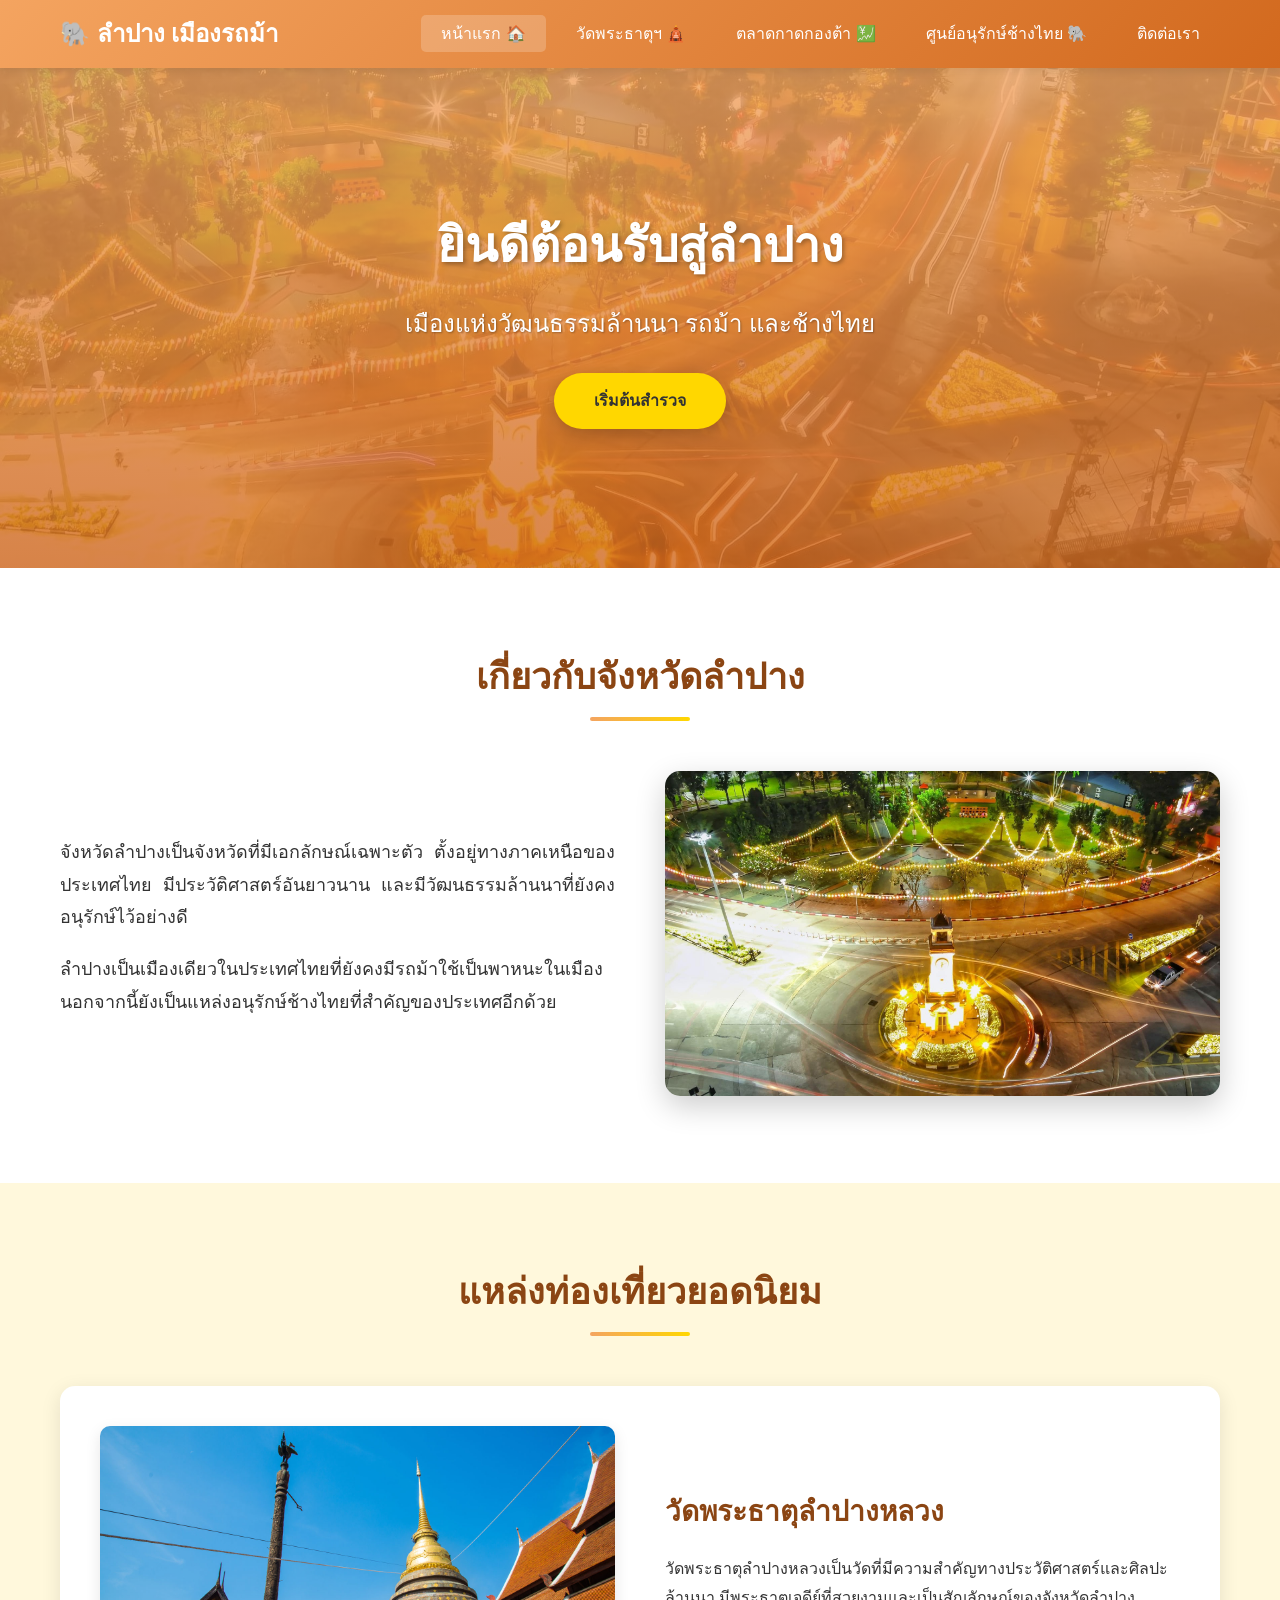
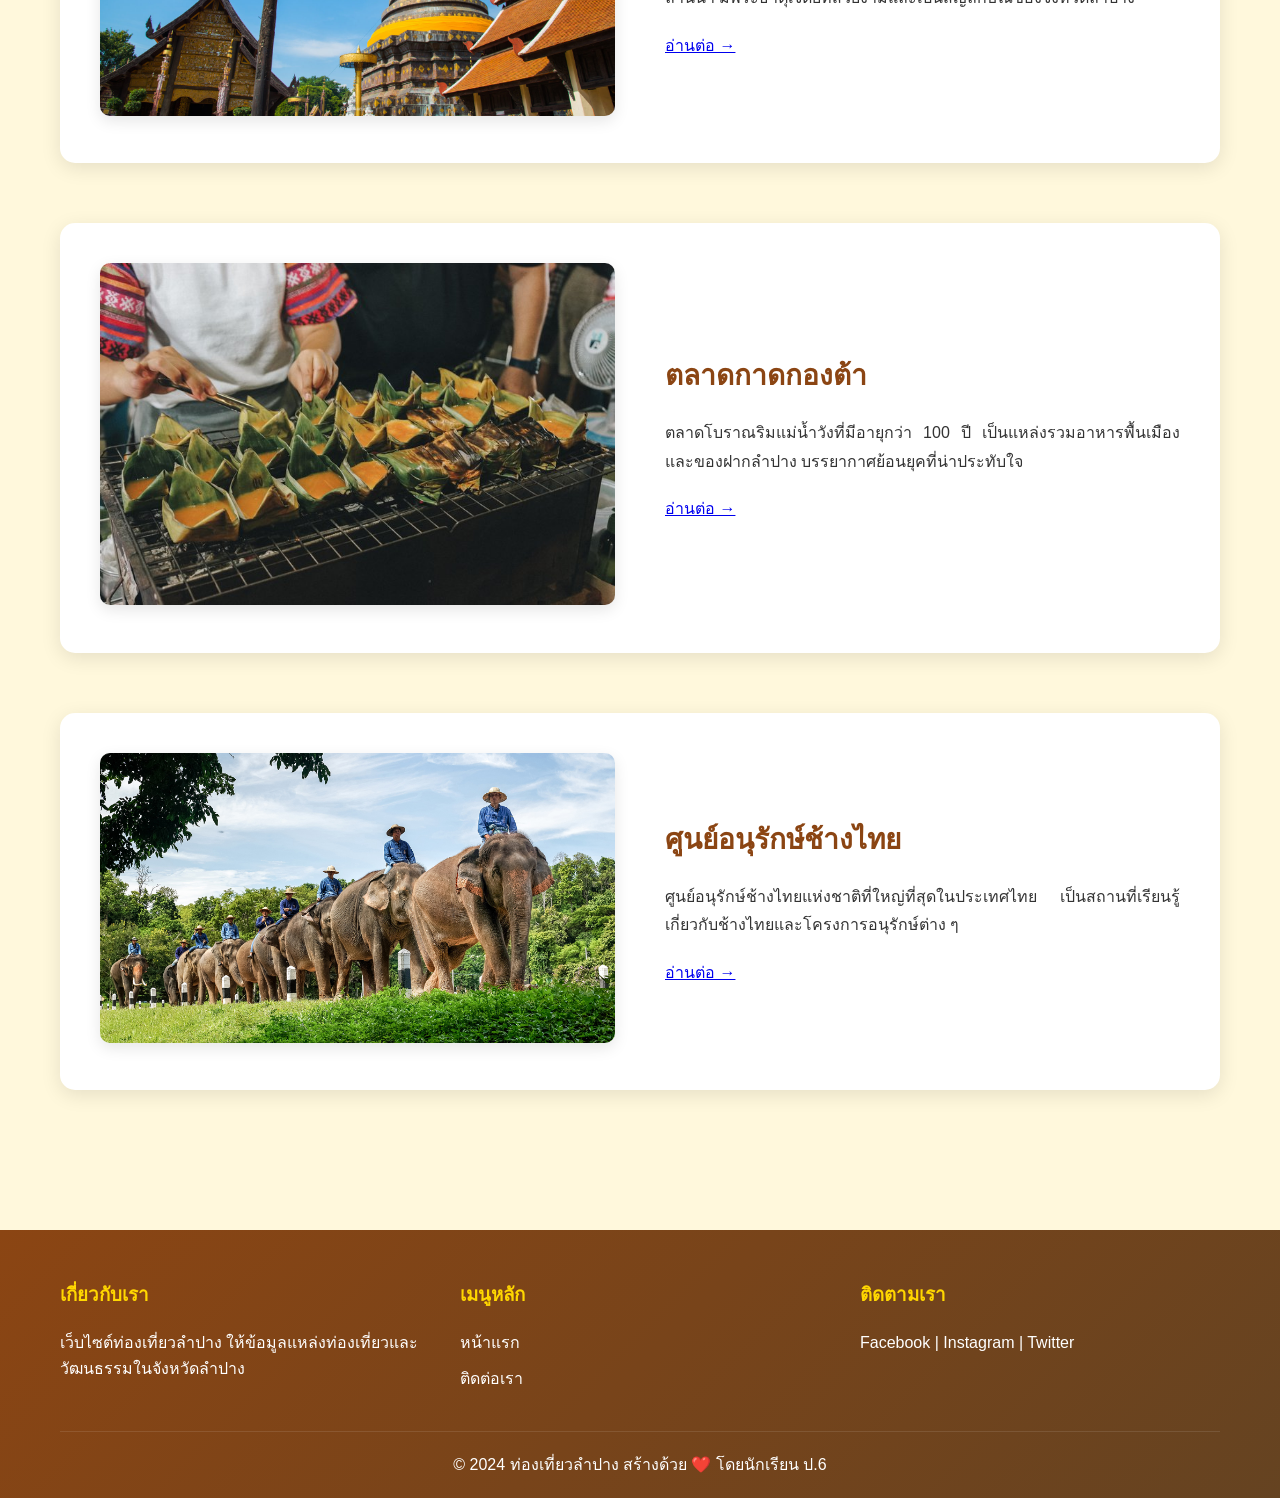
<file: index.html>
<!DOCTYPE html>
<html lang="th">
<head>
<meta charset="UTF-8">
<meta name="viewport" content="width=device-width, initial-scale=1.0">
<title>ท่องเที่ยวลำปาง - เมืองรถม้า</title>
<link rel="stylesheet" href="styles.css">
</head>

<body>

<!-- Header และ Navigation -->
<header>
  <div class="container">
    <div class="logo">
      <h1>🐘 ลำปาง เมืองรถม้า</h1>
    </div>
    <nav>
      <ul>
        <li><a href="index.html" class="active">หน้าแรก 🏠</a></li>
        <li><a href="wat-phra-that.html">วัดพระธาตุฯ 🛕</a></li>
        <li><a href="kad-kong-ta.html">ตลาดกาดกองต้า 💹</a></li>
        <li><a href="elephant-center.html">ศูนย์อนุรักษ์ช้างไทย 🐘</a></li>
        <li><a href="contact.html">ติดต่อเรา</a></li>
      </ul>
    </nav>
  </div>
</header>

<!-- Hero Section -->
<section class="hero">
  <div class="hero-content">
    <h2>ยินดีต้อนรับสู่ลำปาง</h2>
    <p>เมืองแห่งวัฒนธรรมล้านนา รถม้า และช้างไทย</p>
    <a href="#attractions" class="btn">เริ่มต้นสำรวจ</a>
  </div>
</section>

<!-- เกี่ยวกับลำปาง -->
<section class="about" id="attractions">
  <div class="container">
    <h2 class="section-title">เกี่ยวกับจังหวัดลำปาง</h2>
    <div class="content-wrapper">
      <div class="content-text">
        <p>
          จังหวัดลำปางเป็นจังหวัดที่มีเอกลักษณ์เฉพาะตัว ตั้งอยู่ทางภาคเหนือของประเทศไทย 
          มีประวัติศาสตร์อันยาวนาน และมีวัฒนธรรมล้านนาที่ยังคงอนุรักษ์ไว้อย่างดี
        </p>
        <p>
          ลำปางเป็นเมืองเดียวในประเทศไทยที่ยังคงมีรถม้าใช้เป็นพาหนะในเมือง 
          นอกจากนี้ยังเป็นแหล่งอนุรักษ์ช้างไทยที่สำคัญของประเทศอีกด้วย
        </p>
      </div>
      <div class="content-image">
        <img src="images/lampang1.jpg" alt="จังหวัดลำปาง">
      </div>
    </div>
  </div>
</section>

<!-- แหล่งท่องเที่ยวยอดนิยม -->
<section class="attractions">
  <div class="container">
    <h2 class="section-title">แหล่งท่องเที่ยวยอดนิยม</h2>

    <!-- สถานที่ 1 -->
    <div class="attraction-item">
      <div class="attraction-image">
        <img src="images/Watphrathatlampangluang.jpg" alt="วัดพระธาตุลำปางหลวง">
      </div>
      <div class="attraction-content">
        <h3>วัดพระธาตุลำปางหลวง</h3>
        <p>
          วัดพระธาตุลำปางหลวงเป็นวัดที่มีความสำคัญทางประวัติศาสตร์และศิลปะล้านนา 
          มีพระธาตุเจดีย์ที่สวยงามและเป็นสัญลักษณ์ของจังหวัดลำปาง
        </p>
        <a href="wat-phra-that.html" class="btn-link">อ่านต่อ →</a>
      </div>
    </div>

    <!-- สถานที่ 2 -->
    <div class="attraction-item reverse">
      <div class="attraction-content">
        <h3>ตลาดกาดกองต้า</h3>
        <p>
          ตลาดโบราณริมแม่น้ำวังที่มีอายุกว่า 100 ปี 
          เป็นแหล่งรวมอาหารพื้นเมืองและของฝากลำปาง 
          บรรยากาศย้อนยุคที่น่าประทับใจ
        </p>
        <a href="kad-kong-ta.html" class="btn-link">อ่านต่อ →</a>
      </div>
      <div class="attraction-image">
        <img src="images/kongtamarket7.jpg" alt="ตลาดกาดกองต้า">
      </div>
    </div>

    <!-- สถานที่ 3 -->
    <div class="attraction-item">
      <div class="attraction-image">
        <img src="images/changthai1.jpg" alt="ศูนย์อนุรักษ์ช้างไทย">
      </div>
      <div class="attraction-content">
        <h3>ศูนย์อนุรักษ์ช้างไทย</h3>
        <p>
          ศูนย์อนุรักษ์ช้างไทยแห่งชาติที่ใหญ่ที่สุดในประเทศไทย 
          เป็นสถานที่เรียนรู้เกี่ยวกับช้างไทยและโครงการอนุรักษ์ต่าง ๆ
        </p>
        <a href="elephant-center.html" class="btn-link">อ่านต่อ →</a>
      </div>
    </div>

  </div>
</section>

<!-- Footer -->
<footer>
  <div class="container">
    <div class="footer-content">
      <div class="footer-section">
        <h3>เกี่ยวกับเรา</h3>
        <p>
          เว็บไซต์ท่องเที่ยวลำปาง ให้ข้อมูลแหล่งท่องเที่ยวและวัฒนธรรมในจังหวัดลำปาง
        </p>
      </div>

      <div class="footer-section">
        <h3>เมนูหลัก</h3>
        <ul>
          <li><a href="index.html">หน้าแรก</a></li>
          <li><a href="contact.html">ติดต่อเรา</a></li>
        </ul>
      </div>

      <div class="footer-section">
        <h3>ติดตามเรา</h3>
        <p>Facebook | Instagram | Twitter</p>
      </div>
    </div>

    <div class="footer-bottom">
      <p>&copy; 2024 ท่องเที่ยวลำปาง สร้างด้วย ❤️ โดยนักเรียน ป.6</p>
    </div>
  </div>
</footer>

</body>
</html>
</file>
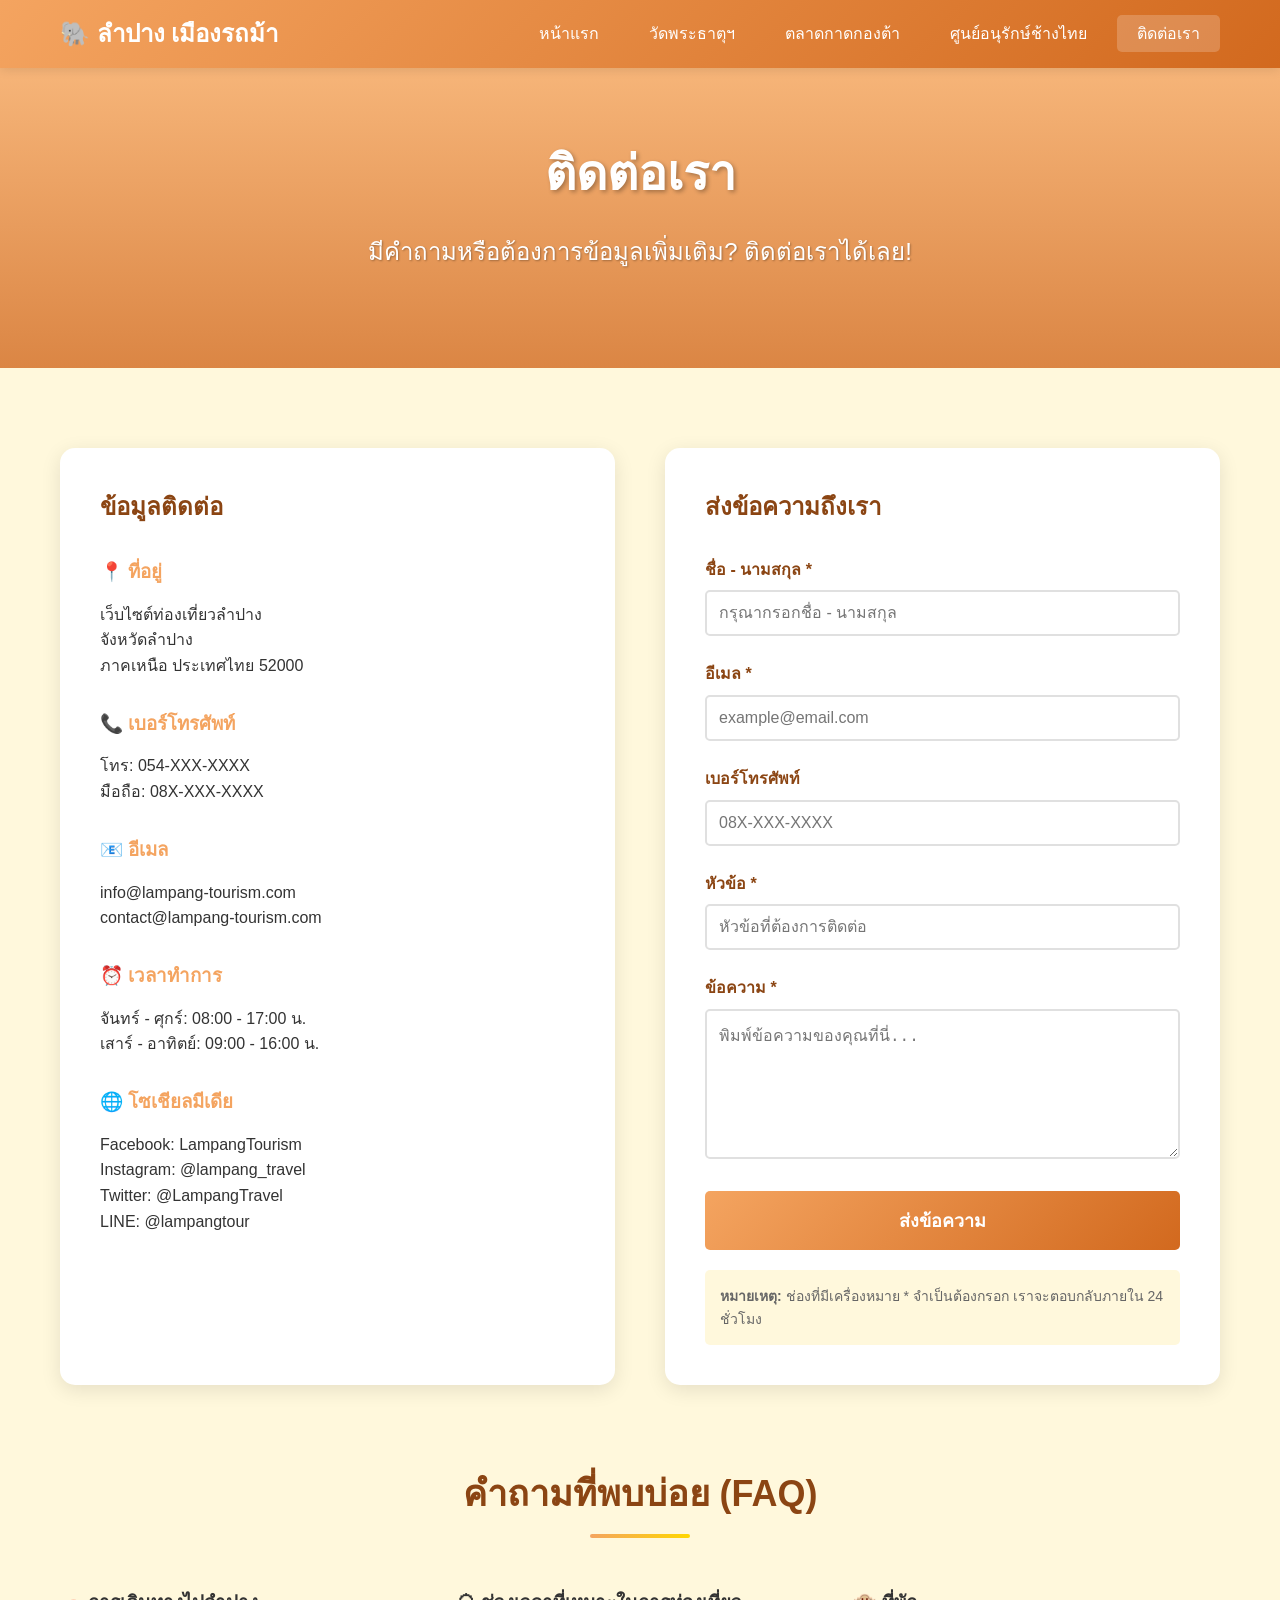
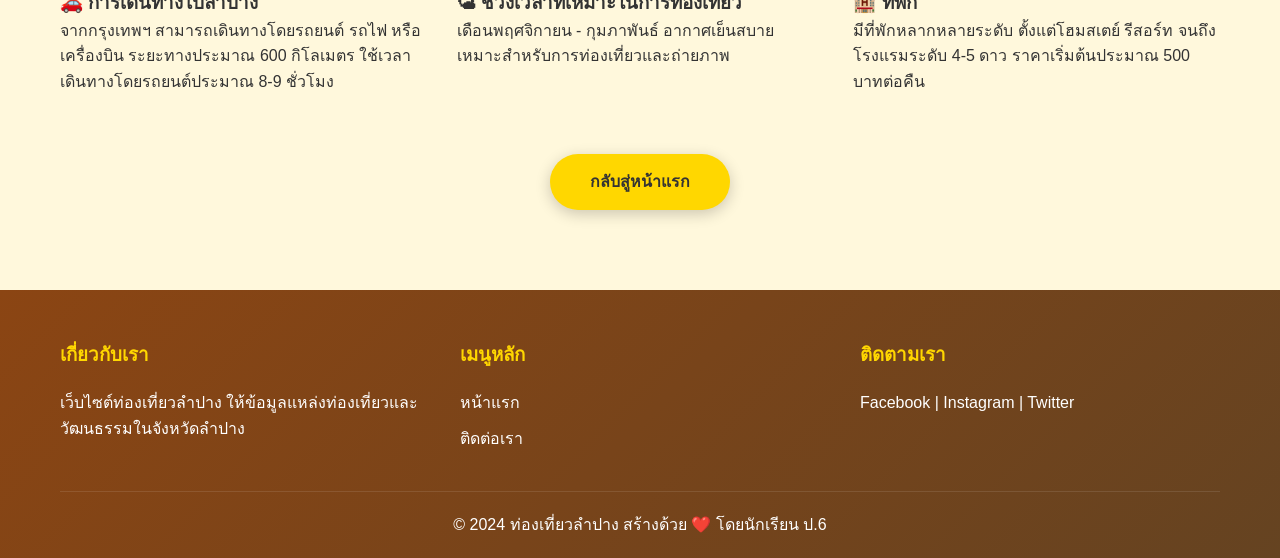
<file: contact.html>
<!DOCTYPE html>
<html lang="th">
<head>
<meta charset="UTF-8">
<meta name="viewport" content="width=device-width, initial-scale=1.0">
<title>ติดต่อเรา - ท่องเที่ยวลำปาง</title>
<link rel="stylesheet" href="styles.css">
</head>

<body>

<!-- Header และ Navigation -->
<header>
  <div class="container">
    <div class="logo">
      <h1>🐘 ลำปาง เมืองรถม้า</h1>
    </div>
    <nav>
      <ul>
        <li><a href="index.html">หน้าแรก</a></li>
        <li><a href="wat-phra-that.html">วัดพระธาตุฯ</a></li>
        <li><a href="kad-kong-ta.html">ตลาดกาดกองต้า</a></li>
        <li><a href="elephant-center.html">ศูนย์อนุรักษ์ช้างไทย</a></li>
        <li><a href="contact.html" class="active">ติดต่อเรา</a></li>
      </ul>
    </nav>
  </div>
</header>

<!-- Hero Section -->
<section class="hero" style="height: 300px; background-image: linear-gradient(rgba(244,164,96,0.8), rgba(210,105,30,0.8)), url('https://images.unsplash.com/photo-1423666639041-f56000c27a9a?w=1600&h=400&fit=crop');">
  <div class="hero-content">
    <h2>ติดต่อเรา</h2>
    <p>มีคำถามหรือต้องการข้อมูลเพิ่มเติม? ติดต่อเราได้เลย!</p>
  </div>
</section>

<!-- Contact Section -->
<section class="contact-section">
  <div class="container">
    <div class="contact-container">

      <!-- ข้อมูลติดต่อ -->
      <div class="contact-info">
        <h2 style="color:#8B4513; margin-bottom:30px;">ข้อมูลติดต่อ</h2>

        <div style="margin-bottom:30px;">
          <h3 style="color:#F4A460; margin-bottom:15px;">📍 ที่อยู่</h3>
          <p>
            เว็บไซต์ท่องเที่ยวลำปาง<br>
            จังหวัดลำปาง<br>
            ภาคเหนือ ประเทศไทย 52000
          </p>
        </div>

        <div style="margin-bottom:30px;">
          <h3 style="color:#F4A460; margin-bottom:15px;">📞 เบอร์โทรศัพท์</h3>
          <p>
            โทร: 054-XXX-XXXX<br>
            มือถือ: 08X-XXX-XXXX
          </p>
        </div>

        <div style="margin-bottom:30px;">
          <h3 style="color:#F4A460; margin-bottom:15px;">📧 อีเมล</h3>
          <p>
            info@lampang-tourism.com<br>
            contact@lampang-tourism.com
          </p>
        </div>

        <div style="margin-bottom:30px;">
          <h3 style="color:#F4A460; margin-bottom:15px;">⏰ เวลาทำการ</h3>
          <p>
            จันทร์ - ศุกร์: 08:00 - 17:00 น.<br>
            เสาร์ - อาทิตย์: 09:00 - 16:00 น.
          </p>
        </div>

        <div>
          <h3 style="color:#F4A460; margin-bottom:15px;">🌐 โซเชียลมีเดีย</h3>
          <p>
            Facebook: LampangTourism<br>
            Instagram: @lampang_travel<br>
            Twitter: @LampangTravel<br>
            LINE: @lampangtour
          </p>
        </div>
      </div>

      <!-- ฟอร์มติดต่อ -->
      <div class="contact-form">
        <h2 style="color:#8B4513; margin-bottom:30px;">ส่งข้อความถึงเรา</h2>

        <form>
          <div class="form-group">
            <label for="name">ชื่อ - นามสกุล *</label>
            <input type="text" id="name" name="name" required placeholder="กรุณากรอกชื่อ - นามสกุล">
          </div>

          <div class="form-group">
            <label for="email">อีเมล *</label>
            <input type="email" id="email" name="email" required placeholder="example@email.com">
          </div>

          <div class="form-group">
            <label for="phone">เบอร์โทรศัพท์</label>
            <input type="tel" id="phone" name="phone" placeholder="08X-XXX-XXXX">
          </div>

          <div class="form-group">
            <label for="subject">หัวข้อ *</label>
            <input type="text" id="subject" name="subject" required placeholder="หัวข้อที่ต้องการติดต่อ">
          </div>

          <div class="form-group">
            <label for="message">ข้อความ *</label>
            <textarea id="message" name="message" required placeholder="พิมพ์ข้อความของคุณที่นี่..."></textarea>
          </div>

          <button type="submit" class="submit-btn">ส่งข้อความ</button>
        </form>

        <div style="margin-top:20px; padding:15px; background-color:#FFF8DC; border-radius:5px;">
          <p style="font-size:14px; color:#666;">
            <strong>หมายเหตุ:</strong> ช่องที่มีเครื่องหมาย * จำเป็นต้องกรอก 
            เราจะตอบกลับภายใน 24 ชั่วโมง
          </p>
        </div>
      </div>

    </div>

    <!-- FAQ -->
    <div style="margin-top:80px;">
      <h2 class="section-title">คำถามที่พบบ่อย (FAQ)</h2>

      <div style="display:grid; grid-template-columns:repeat(auto-fit, minmax(300px,1fr)); gap:30px;">

        <div class="info-box">
          <h3>🚗 การเดินทางไปลำปาง</h3>
          <p>
            จากกรุงเทพฯ สามารถเดินทางโดยรถยนต์ รถไฟ หรือเครื่องบิน 
            ระยะทางประมาณ 600 กิโลเมตร ใช้เวลาเดินทางโดยรถยนต์ประมาณ 8-9 ชั่วโมง
          </p>
        </div>

        <div class="info-box">
          <h3>🌤 ช่วงเวลาที่เหมาะในการท่องเที่ยว</h3>
          <p>
            เดือนพฤศจิกายน - กุมภาพันธ์ อากาศเย็นสบาย 
            เหมาะสำหรับการท่องเที่ยวและถ่ายภาพ
          </p>
        </div>

        <div class="info-box">
          <h3>🏨 ที่พัก</h3>
          <p>
            มีที่พักหลากหลายระดับ ตั้งแต่โฮมสเตย์ รีสอร์ท 
            จนถึงโรงแรมระดับ 4-5 ดาว ราคาเริ่มต้นประมาณ 500 บาทต่อคืน
          </p>
        </div>

      </div>
    </div>

    <!-- ปุ่มกลับหน้าแรก -->
    <div style="margin-top:60px; text-align:center;">
      <a href="index.html" class="btn">กลับสู่หน้าแรก</a>
    </div>

  </div>
</section>

<!-- Footer -->
<footer>
  <div class="container">
    <div class="footer-content">
      <div class="footer-section">
        <h3>เกี่ยวกับเรา</h3>
        <p>เว็บไซต์ท่องเที่ยวลำปาง ให้ข้อมูลแหล่งท่องเที่ยวและวัฒนธรรมในจังหวัดลำปาง</p>
      </div>

      <div class="footer-section">
        <h3>เมนูหลัก</h3>
        <ul>
          <li><a href="index.html">หน้าแรก</a></li>
          <li><a href="contact.html">ติดต่อเรา</a></li>
        </ul>
      </div>

      <div class="footer-section">
        <h3>ติดตามเรา</h3>
        <p>Facebook | Instagram | Twitter</p>
      </div>
    </div>

    <div class="footer-bottom">
      <p>&copy; 2024 ท่องเที่ยวลำปาง สร้างด้วย ❤️ โดยนักเรียน ป.6</p>
    </div>
  </div>
</footer>

</body>
</html>
</file>
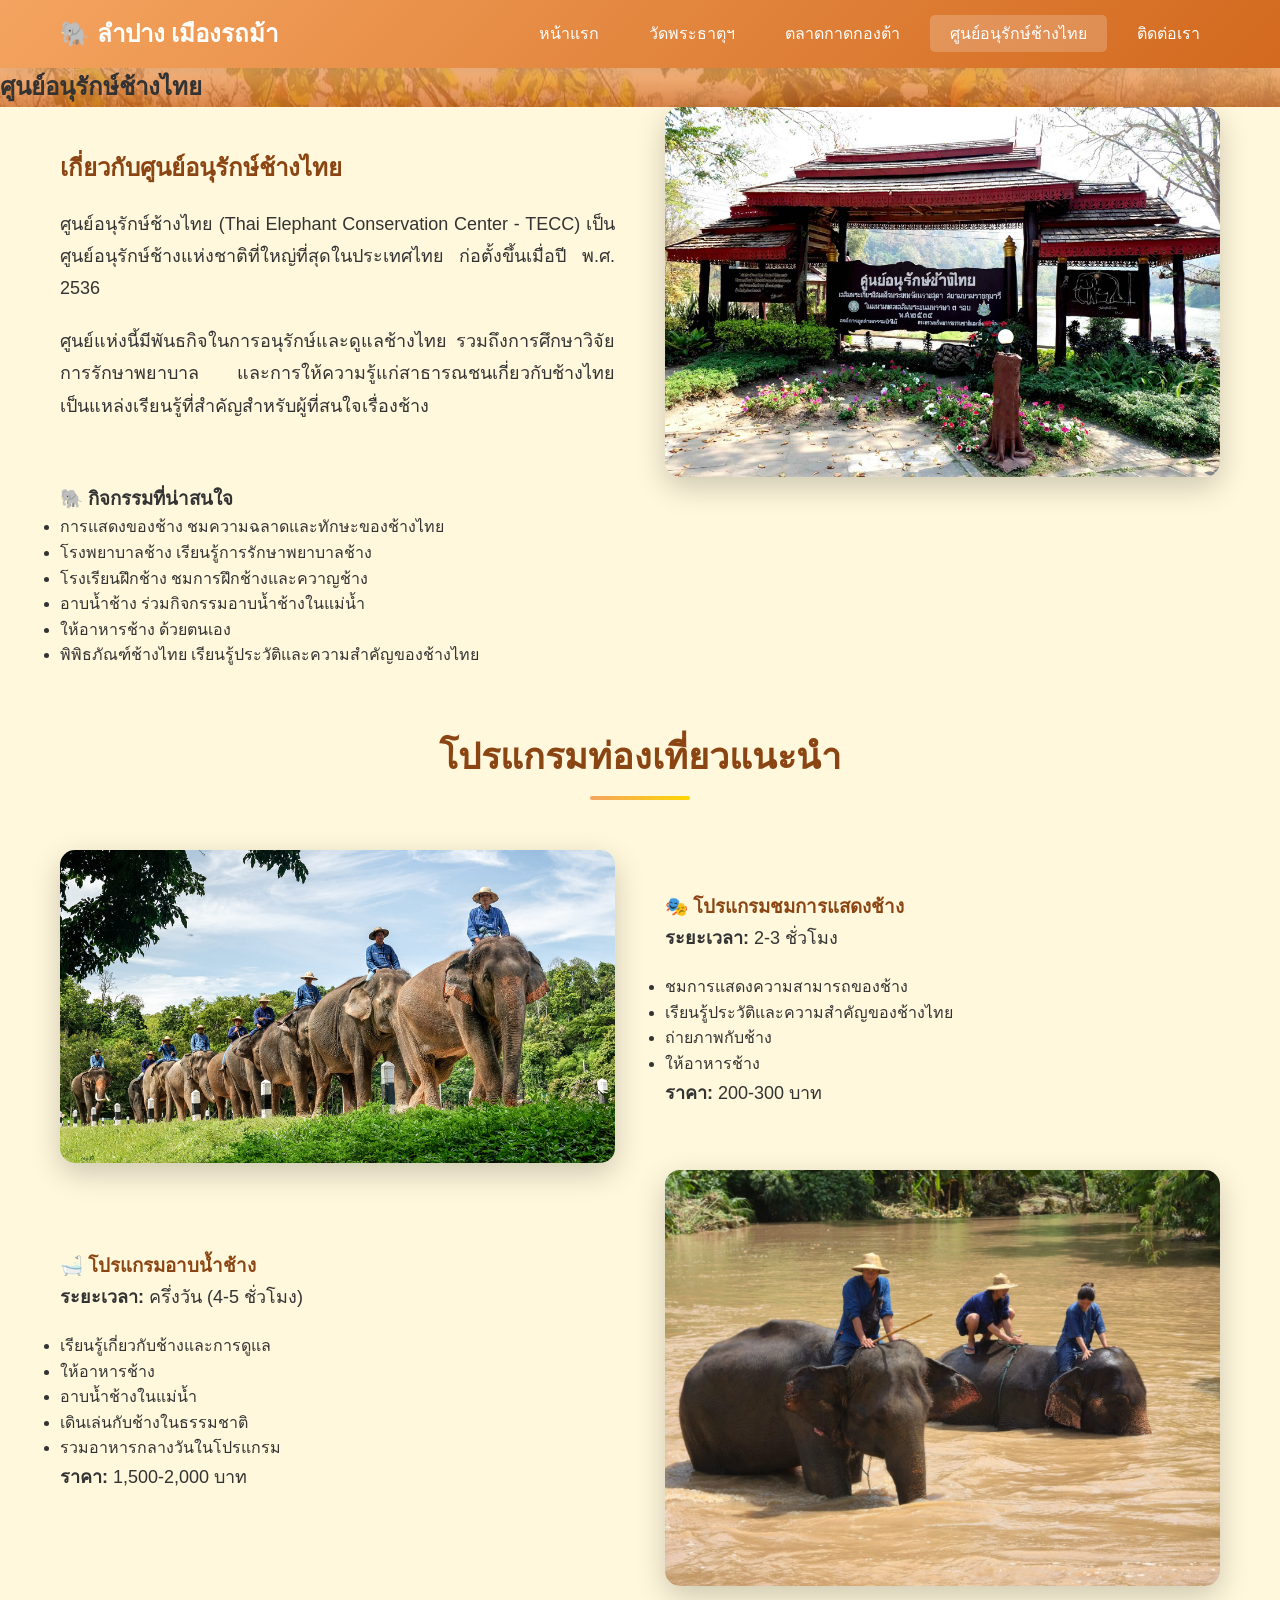
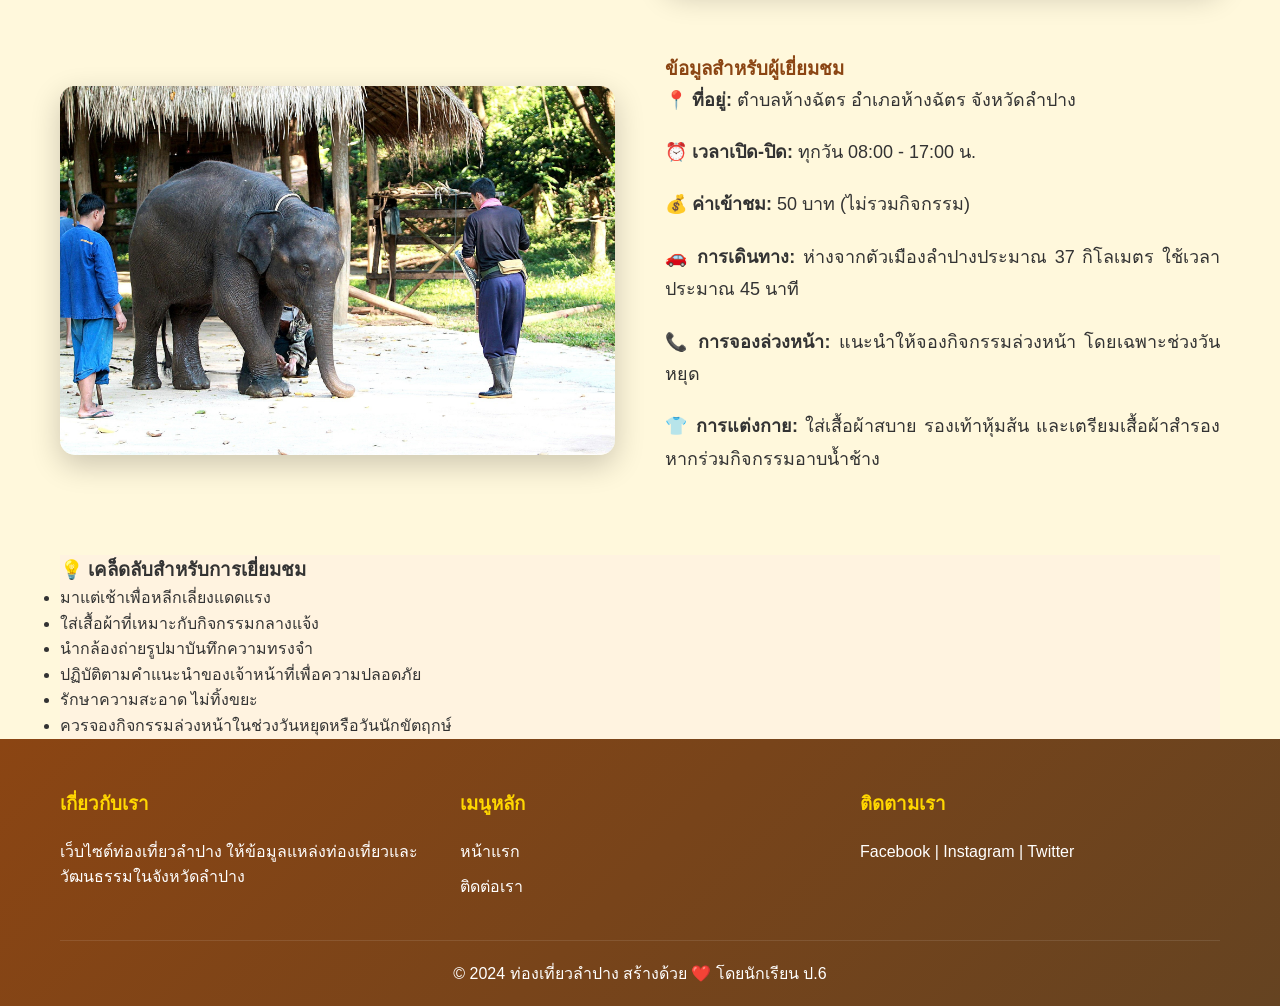
<file: elephant-center.html>
<!DOCTYPE html>
<html lang="th">
<head>
<meta charset="UTF-8">
<meta name="viewport" content="width=device-width, initial-scale=1.0">
<title>ศูนย์อนุรักษ์ช้างไทย - ท่องเที่ยวลำปาง</title>
<link rel="stylesheet" href="styles.css">
</head>

<body>

<!-- Header และ Navigation -->
<header>
  <div class="container">
    <div class="logo">
      <h1>🐘 ลำปาง เมืองรถม้า</h1>
    </div>
    <nav>
      <ul>
        <li><a href="index.html">หน้าแรก</a></li>
        <li><a href="wat-phra-that.html">วัดพระธาตุฯ</a></li>
        <li><a href="kad-kong-ta.html">ตลาดกาดกองต้า</a></li>
        <li><a href="elephant-center.html" class="active">ศูนย์อนุรักษ์ช้างไทย</a></li>
        <li><a href="contact.html">ติดต่อเรา</a></li>
      </ul>
    </nav>
  </div>
</header>

<!-- Hero Section -->
<section class="detail-hero" style="background-image: linear-gradient(rgba(244,164,96,0.8), rgba(210,105,30,0.8)), url('images/changthai0.jpeg');">
  <h2>ศูนย์อนุรักษ์ช้างไทย</h2>
</section>

<!-- Detail Content -->
<section class="detail-content">
  <div class="container">

    <!-- เกี่ยวกับศูนย์ -->
    <div class="content-wrapper">
      <div class="content-text">
        <h2 style="color:#8B4513; margin-bottom:20px;">เกี่ยวกับศูนย์อนุรักษ์ช้างไทย</h2>
        <p>
          ศูนย์อนุรักษ์ช้างไทย (Thai Elephant Conservation Center - TECC) 
          เป็นศูนย์อนุรักษ์ช้างแห่งชาติที่ใหญ่ที่สุดในประเทศไทย 
          ก่อตั้งขึ้นเมื่อปี พ.ศ. 2536
        </p>
        <p>
          ศูนย์แห่งนี้มีพันธกิจในการอนุรักษ์และดูแลช้างไทย รวมถึงการศึกษาวิจัย 
          การรักษาพยาบาล และการให้ความรู้แก่สาธารณชนเกี่ยวกับช้างไทย 
          เป็นแหล่งเรียนรู้ที่สำคัญสำหรับผู้ที่สนใจเรื่องช้าง
        </p>
      </div>
      <div class="content-image">
        <img src="images/changthai01.jpeg" alt="ศูนย์อนุรักษ์ช้างไทย">
      </div>
    </div>

    <!-- กิจกรรม -->
    <div class="info-box">
      <h3>🐘 กิจกรรมที่น่าสนใจ</h3>
      <ul>
        <li>การแสดงของช้าง ชมความฉลาดและทักษะของช้างไทย</li>
        <li>โรงพยาบาลช้าง เรียนรู้การรักษาพยาบาลช้าง</li>
        <li>โรงเรียนฝึกช้าง ชมการฝึกช้างและควาญช้าง</li>
        <li>อาบน้ำช้าง ร่วมกิจกรรมอาบน้ำช้างในแม่น้ำ</li>
        <li>ให้อาหารช้าง ด้วยตนเอง</li>
        <li>พิพิธภัณฑ์ช้างไทย เรียนรู้ประวัติและความสำคัญของช้างไทย</li>
      </ul>
    </div>

    <!-- โปรแกรมแนะนำ -->
    <div style="margin-top:60px;">
      <h2 class="section-title">โปรแกรมท่องเที่ยวแนะนำ</h2>

      <div class="content-wrapper">
        <div class="content-image">
          <img src="images/changthai1.jpg" alt="การแสดงช้าง">
        </div>
        <div class="content-text">
          <h3 style="color:#8B4513;">🎭 โปรแกรมชมการแสดงช้าง</h3>
          <p><strong>ระยะเวลา:</strong> 2-3 ชั่วโมง</p>
          <ul>
            <li>ชมการแสดงความสามารถของช้าง</li>
            <li>เรียนรู้ประวัติและความสำคัญของช้างไทย</li>
            <li>ถ่ายภาพกับช้าง</li>
            <li>ให้อาหารช้าง</li>
          </ul>
          <p><strong>ราคา:</strong> 200-300 บาท</p>
        </div>
      </div>

      <div class="content-wrapper">
        <div class="content-text">
          <h3 style="color:#8B4513;">🛁 โปรแกรมอาบน้ำช้าง</h3>
          <p><strong>ระยะเวลา:</strong> ครึ่งวัน (4-5 ชั่วโมง)</p>
          <ul>
            <li>เรียนรู้เกี่ยวกับช้างและการดูแล</li>
            <li>ให้อาหารช้าง</li>
            <li>อาบน้ำช้างในแม่น้ำ</li>
            <li>เดินเล่นกับช้างในธรรมชาติ</li>
            <li>รวมอาหารกลางวันในโปรแกรม</li>
          </ul>
          <p><strong>ราคา:</strong> 1,500-2,000 บาท</p>
        </div>
        <div class="content-image">
          <img src="images/changthai2.jpg" alt="อาบน้ำช้าง">
        </div>
      </div>
    </div>

    <!-- ข้อมูลผู้เยี่ยมชม -->
    <div class="content-wrapper" style="margin-top:60px;">
      <div class="content-image">
        <img src="images/changthai6.jpg" alt="ช้างน้อย">
      </div>
      <div class="content-text">
        <h3 style="color:#8B4513;">ข้อมูลสำหรับผู้เยี่ยมชม</h3>
        <p><strong>📍 ที่อยู่:</strong> ตำบลห้างฉัตร อำเภอห้างฉัตร จังหวัดลำปาง</p>
        <p><strong>⏰ เวลาเปิด-ปิด:</strong> ทุกวัน 08:00 - 17:00 น.</p>
        <p><strong>💰 ค่าเข้าชม:</strong> 50 บาท (ไม่รวมกิจกรรม)</p>
        <p><strong>🚗 การเดินทาง:</strong> ห่างจากตัวเมืองลำปางประมาณ 37 กิโลเมตร ใช้เวลาประมาณ 45 นาที</p>
        <p><strong>📞 การจองล่วงหน้า:</strong> แนะนำให้จองกิจกรรมล่วงหน้า โดยเฉพาะช่วงวันหยุด</p>
        <p><strong>👕 การแต่งกาย:</strong> ใส่เสื้อผ้าสบาย รองเท้าหุ้มส้น และเตรียมเสื้อผ้าสำรองหากร่วมกิจกรรมอาบน้ำช้าง</p>
      </div>
    </div>

    <!-- เคล็ดลับ -->
    <div class="info-box" style="margin-top:60px; background-color:#FFF3E0; border-left-color:#FF9800;">
      <h3>💡 เคล็ดลับสำหรับการเยี่ยมชม</h3>
      <ul>
        <li>มาแต่เช้าเพื่อหลีกเลี่ยงแดดแรง</li>
        <li>ใส่เสื้อผ้าที่เหมาะกับกิจกรรมกลางแจ้ง</li>
        <li>นำกล้องถ่ายรูปมาบันทึกความทรงจำ</li>
        <li>ปฏิบัติตามคำแนะนำของเจ้าหน้าที่เพื่อความปลอดภัย</li>
        <li>รักษาความสะอาด ไม่ทิ้งขยะ</li>
        <li>ควรจองกิจกรรมล่วงหน้าในช่วงวันหยุดหรือวันนักขัตฤกษ์</li>
      </ul>
    </div>

  </div>
</section>

<!-- Footer -->
<footer>
  <div class="container">
    <div class="footer-content">
      <div class="footer-section">
        <h3>เกี่ยวกับเรา</h3>
        <p>เว็บไซต์ท่องเที่ยวลำปาง ให้ข้อมูลแหล่งท่องเที่ยวและวัฒนธรรมในจังหวัดลำปาง</p>
      </div>

      <div class="footer-section">
        <h3>เมนูหลัก</h3>
        <ul>
          <li><a href="index.html">หน้าแรก</a></li>
          <li><a href="contact.html">ติดต่อเรา</a></li>
        </ul>
      </div>

      <div class="footer-section">
        <h3>ติดตามเรา</h3>
        <p>Facebook | Instagram | Twitter</p>
      </div>
    </div>

    <div class="footer-bottom">
      <p>&copy; 2024 ท่องเที่ยวลำปาง สร้างด้วย ❤️ โดยนักเรียน ป.6</p>
    </div>
  </div>
</footer>

</body>
</html>
</file>
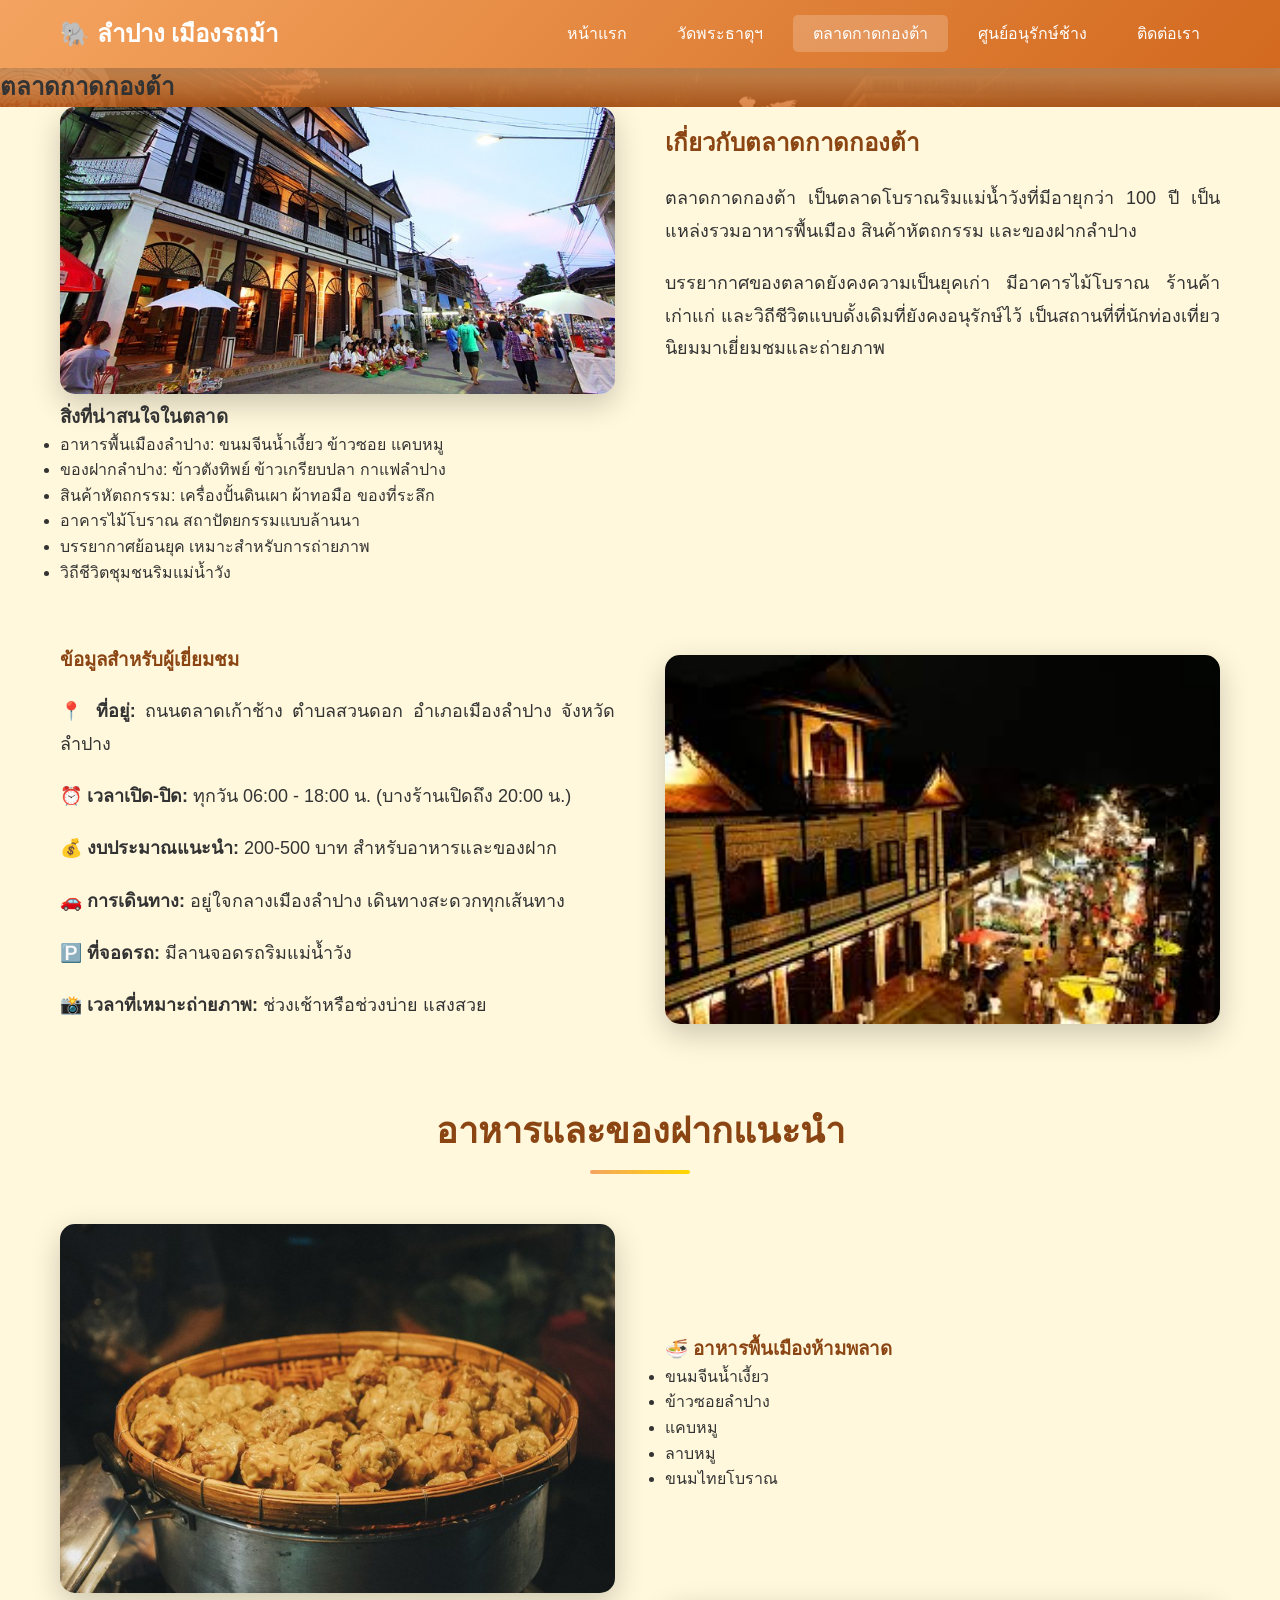
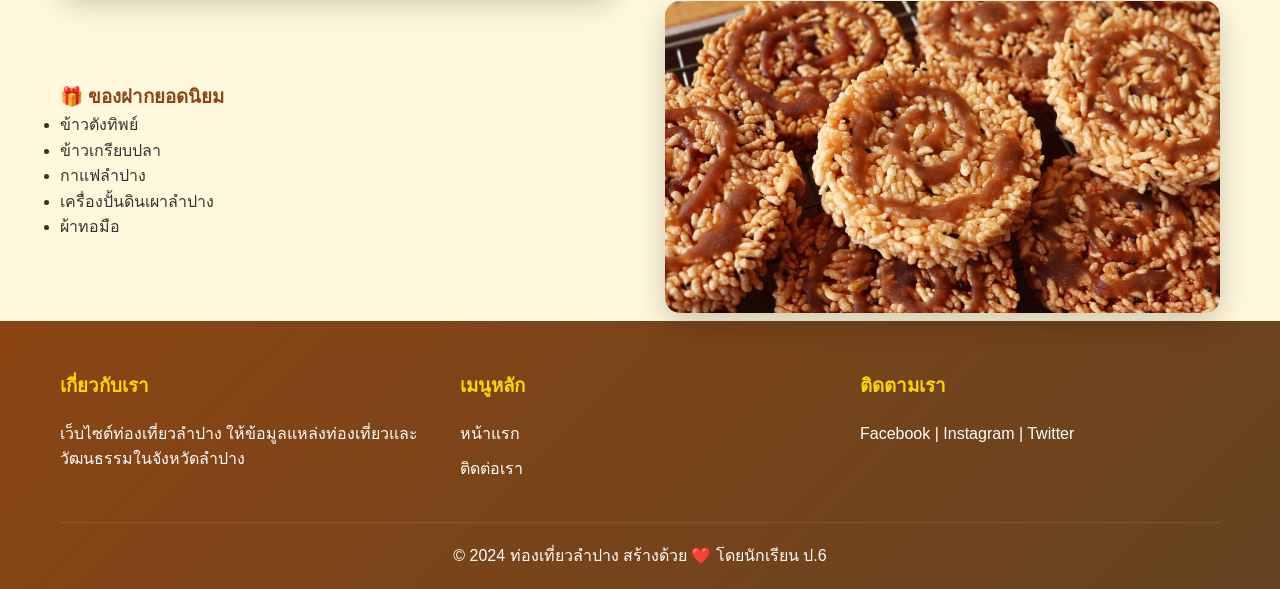
<file: kad-kong-ta.html>
<!DOCTYPE html>
<html lang="th">
<head>
<meta charset="UTF-8">
<meta name="viewport" content="width=device-width, initial-scale=1.0">
<title>ตลาดกาดกองต้า - ท่องเที่ยวลำปาง</title>
<link rel="stylesheet" href="styles.css">
</head>

<body>

<!-- Header และ Navigation -->
<header>
  <div class="container">
    <div class="logo">
      <h1>🐘 ลำปาง เมืองรถม้า</h1>
    </div>
    <nav>
      <ul>
        <li><a href="index.html">หน้าแรก</a></li>
        <li><a href="wat-phra-that.html">วัดพระธาตุฯ</a></li>
        <li><a href="kad-kong-ta.html" class="active">ตลาดกาดกองต้า</a></li>
        <li><a href="elephant-center.html">ศูนย์อนุรักษ์ช้าง</a></li>
        <li><a href="contact.html">ติดต่อเรา</a></li>
      </ul>
    </nav>
  </div>
</header>

<!-- Detail Hero Section -->
<section class="detail-hero" style="background-image: linear-gradient(rgba(244,164,96,0.8), rgba(210,105,30,0.8)), url('images/coverkongtamarket.jpg');">
  <h2>ตลาดกาดกองต้า</h2>
</section>

<!-- Detail Content -->
<section class="detail-content">
  <div class="container">

    <!-- เนื้อหาหลัก -->
    <div class="content-wrapper">
      <div class="content-image">
        <img src="images/kongtamarket1.jpg" alt="ตลาดกาดกองต้า">
      </div>
      <div class="content-text">
        <h2 style="color:#8B4513; margin-bottom:20px;">เกี่ยวกับตลาดกาดกองต้า</h2>
        <p>
          ตลาดกาดกองต้า เป็นตลาดโบราณริมแม่น้ำวังที่มีอายุกว่า 100 ปี 
          เป็นแหล่งรวมอาหารพื้นเมือง สินค้าหัตถกรรม และของฝากลำปาง
        </p>
        <p>
          บรรยากาศของตลาดยังคงความเป็นยุคเก่า มีอาคารไม้โบราณ ร้านค้าเก่าแก่ 
          และวิถีชีวิตแบบดั้งเดิมที่ยังคงอนุรักษ์ไว้ 
          เป็นสถานที่ที่นักท่องเที่ยวนิยมมาเยี่ยมชมและถ่ายภาพ
        </p>
      </div>
    </div>

    <!-- ไฮไลท์ -->
    <div class="info-box">
      <h3>สิ่งที่น่าสนใจในตลาด</h3>
      <ul>
        <li>อาหารพื้นเมืองลำปาง: ขนมจีนน้ำเงี้ยว ข้าวซอย แคบหมู</li>
        <li>ของฝากลำปาง: ข้าวตังทิพย์ ข้าวเกรียบปลา กาแฟลำปาง</li>
        <li>สินค้าหัตถกรรม: เครื่องปั้นดินเผา ผ้าทอมือ ของที่ระลึก</li>
        <li>อาคารไม้โบราณ สถาปัตยกรรมแบบล้านนา</li>
        <li>บรรยากาศย้อนยุค เหมาะสำหรับการถ่ายภาพ</li>
        <li>วิถีชีวิตชุมชนริมแม่น้ำวัง</li>
      </ul>
    </div>

    <!-- ข้อมูลสำหรับผู้เยี่ยมชม -->
    <div class="content-wrapper" style="margin-top:60px;">
      <div class="content-text">
        <h3 style="color:#8B4513; margin-bottom:20px;">ข้อมูลสำหรับผู้เยี่ยมชม</h3>
        <p><strong>📍 ที่อยู่:</strong> ถนนตลาดเก้าช้าง ตำบลสวนดอก อำเภอเมืองลำปาง จังหวัดลำปาง</p>
        <p><strong>⏰ เวลาเปิด-ปิด:</strong> ทุกวัน 06:00 - 18:00 น. (บางร้านเปิดถึง 20:00 น.)</p>
        <p><strong>💰 งบประมาณแนะนำ:</strong> 200-500 บาท สำหรับอาหารและของฝาก</p>
        <p><strong>🚗 การเดินทาง:</strong> อยู่ใจกลางเมืองลำปาง เดินทางสะดวกทุกเส้นทาง</p>
        <p><strong>🅿️ ที่จอดรถ:</strong> มีลานจอดรถริมแม่น้ำวัง</p>
        <p><strong>📸 เวลาที่เหมาะถ่ายภาพ:</strong> ช่วงเช้าหรือช่วงบ่าย แสงสวย</p>
      </div>
      <div class="content-image">
        <img src="images/kongtamarket3.jpg" alt="บรรยากาศตลาด">
      </div>
    </div>

    <!-- อาหารและของฝาก -->
    <div style="margin-top:60px;">
      <h2 class="section-title">อาหารและของฝากแนะนำ</h2>

      <div class="content-wrapper">
        <div class="content-image">
          <img src="images/kongtamarket6.jpg" alt="อาหารพื้นเมือง">
        </div>
        <div class="content-text">
          <h3 style="color:#8B4513;">🍜 อาหารพื้นเมืองห้ามพลาด</h3>
          <ul>
            <li>ขนมจีนน้ำเงี้ยว</li>
            <li>ข้าวซอยลำปาง</li>
            <li>แคบหมู</li>
            <li>ลาบหมู</li>
            <li>ขนมไทยโบราณ</li>
          </ul>
        </div>
      </div>

      <div class="content-wrapper">
        <div class="content-text">
          <h3 style="color:#8B4513;">🎁 ของฝากยอดนิยม</h3>
          <ul>
            <li>ข้าวตังทิพย์</li>
            <li>ข้าวเกรียบปลา</li>
            <li>กาแฟลำปาง</li>
            <li>เครื่องปั้นดินเผาลำปาง</li>
            <li>ผ้าทอมือ</li>
          </ul>
        </div>
        <div class="content-image">
          <img src="images/kong0.jpg" alt="ของฝาก">
        </div>
      </div>
    </div>

  </div>
</section>

<!-- Footer -->
<footer>
  <div class="container">
    <div class="footer-content">
      <div class="footer-section">
        <h3>เกี่ยวกับเรา</h3>
        <p>เว็บไซต์ท่องเที่ยวลำปาง ให้ข้อมูลแหล่งท่องเที่ยวและวัฒนธรรมในจังหวัดลำปาง</p>
      </div>

      <div class="footer-section">
        <h3>เมนูหลัก</h3>
        <ul>
          <li><a href="index.html">หน้าแรก</a></li>
          <li><a href="contact.html">ติดต่อเรา</a></li>
        </ul>
      </div>

      <div class="footer-section">
        <h3>ติดตามเรา</h3>
        <p>Facebook | Instagram | Twitter</p>
      </div>
    </div>

    <div class="footer-bottom">
      <p>&copy; 2024 ท่องเที่ยวลำปาง สร้างด้วย ❤️ โดยนักเรียน ป.6</p>
    </div>
  </div>
</footer>

</body>
</html>
</file>
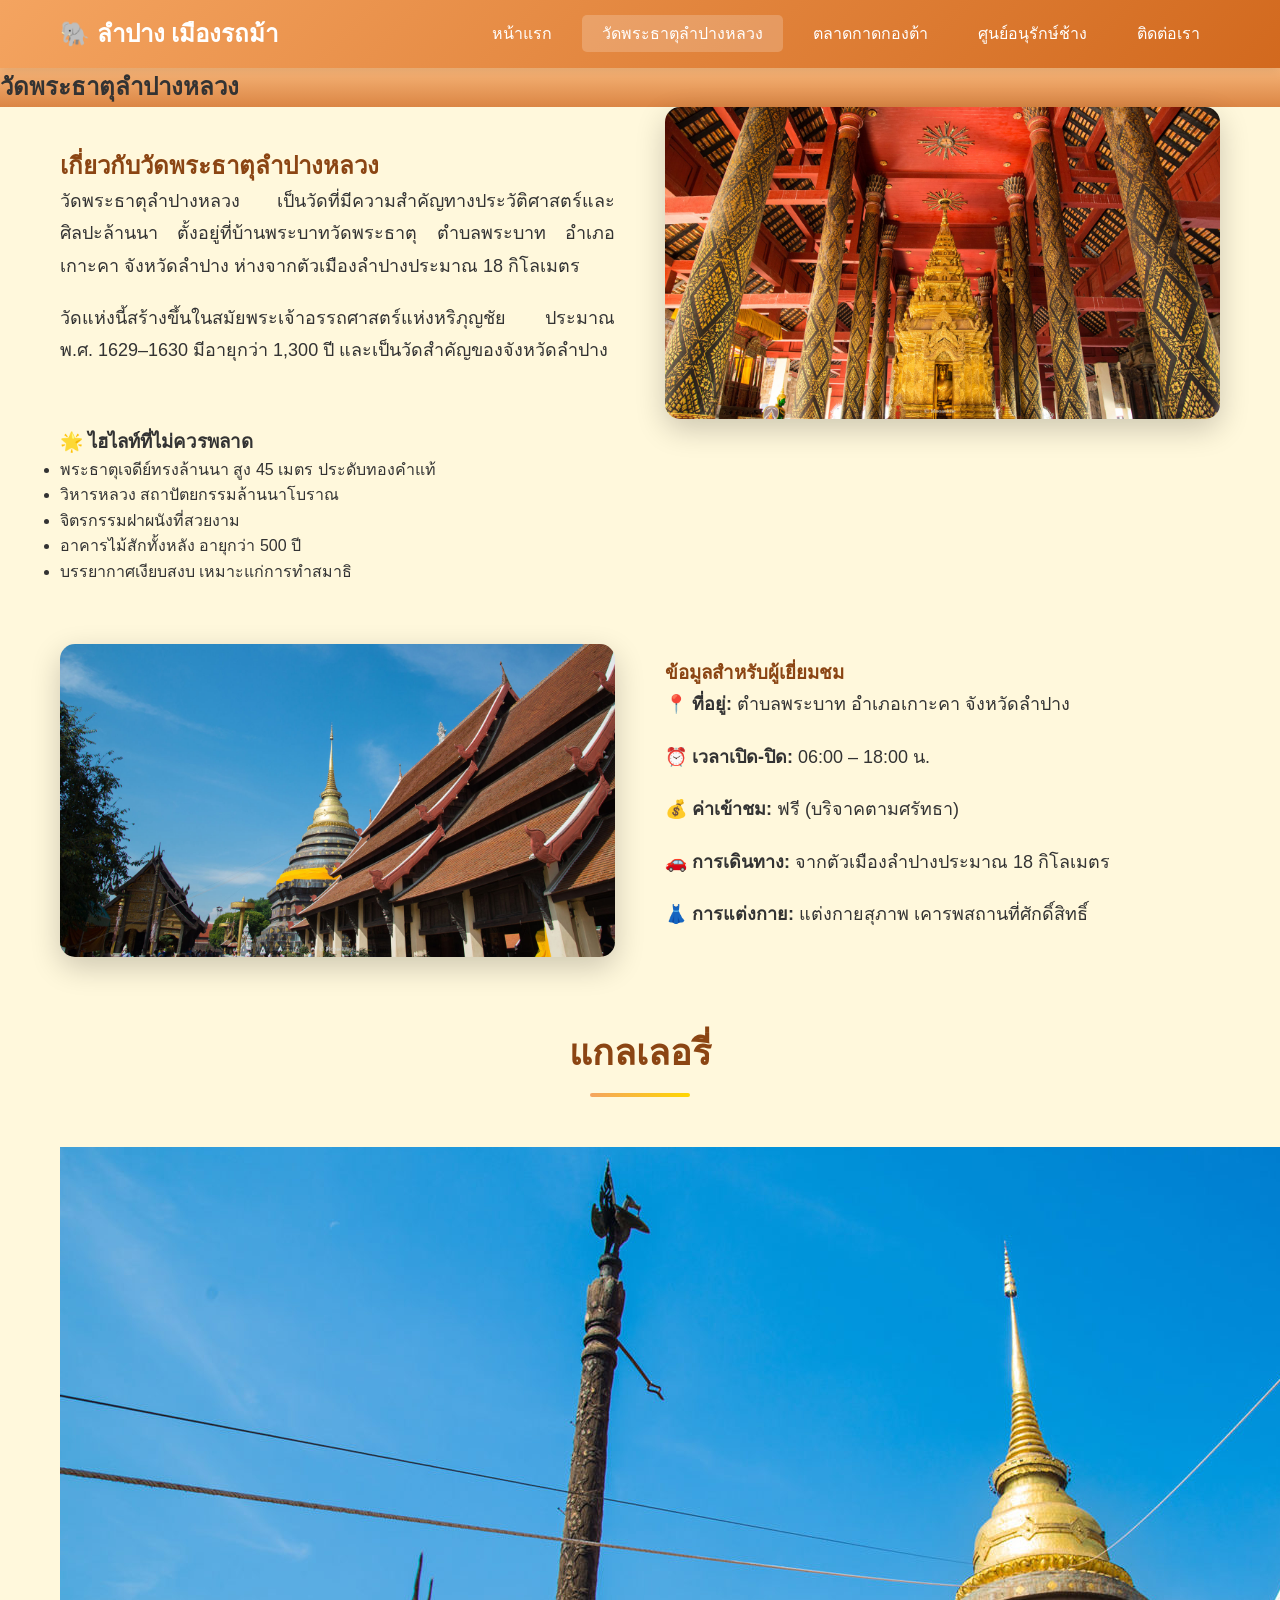
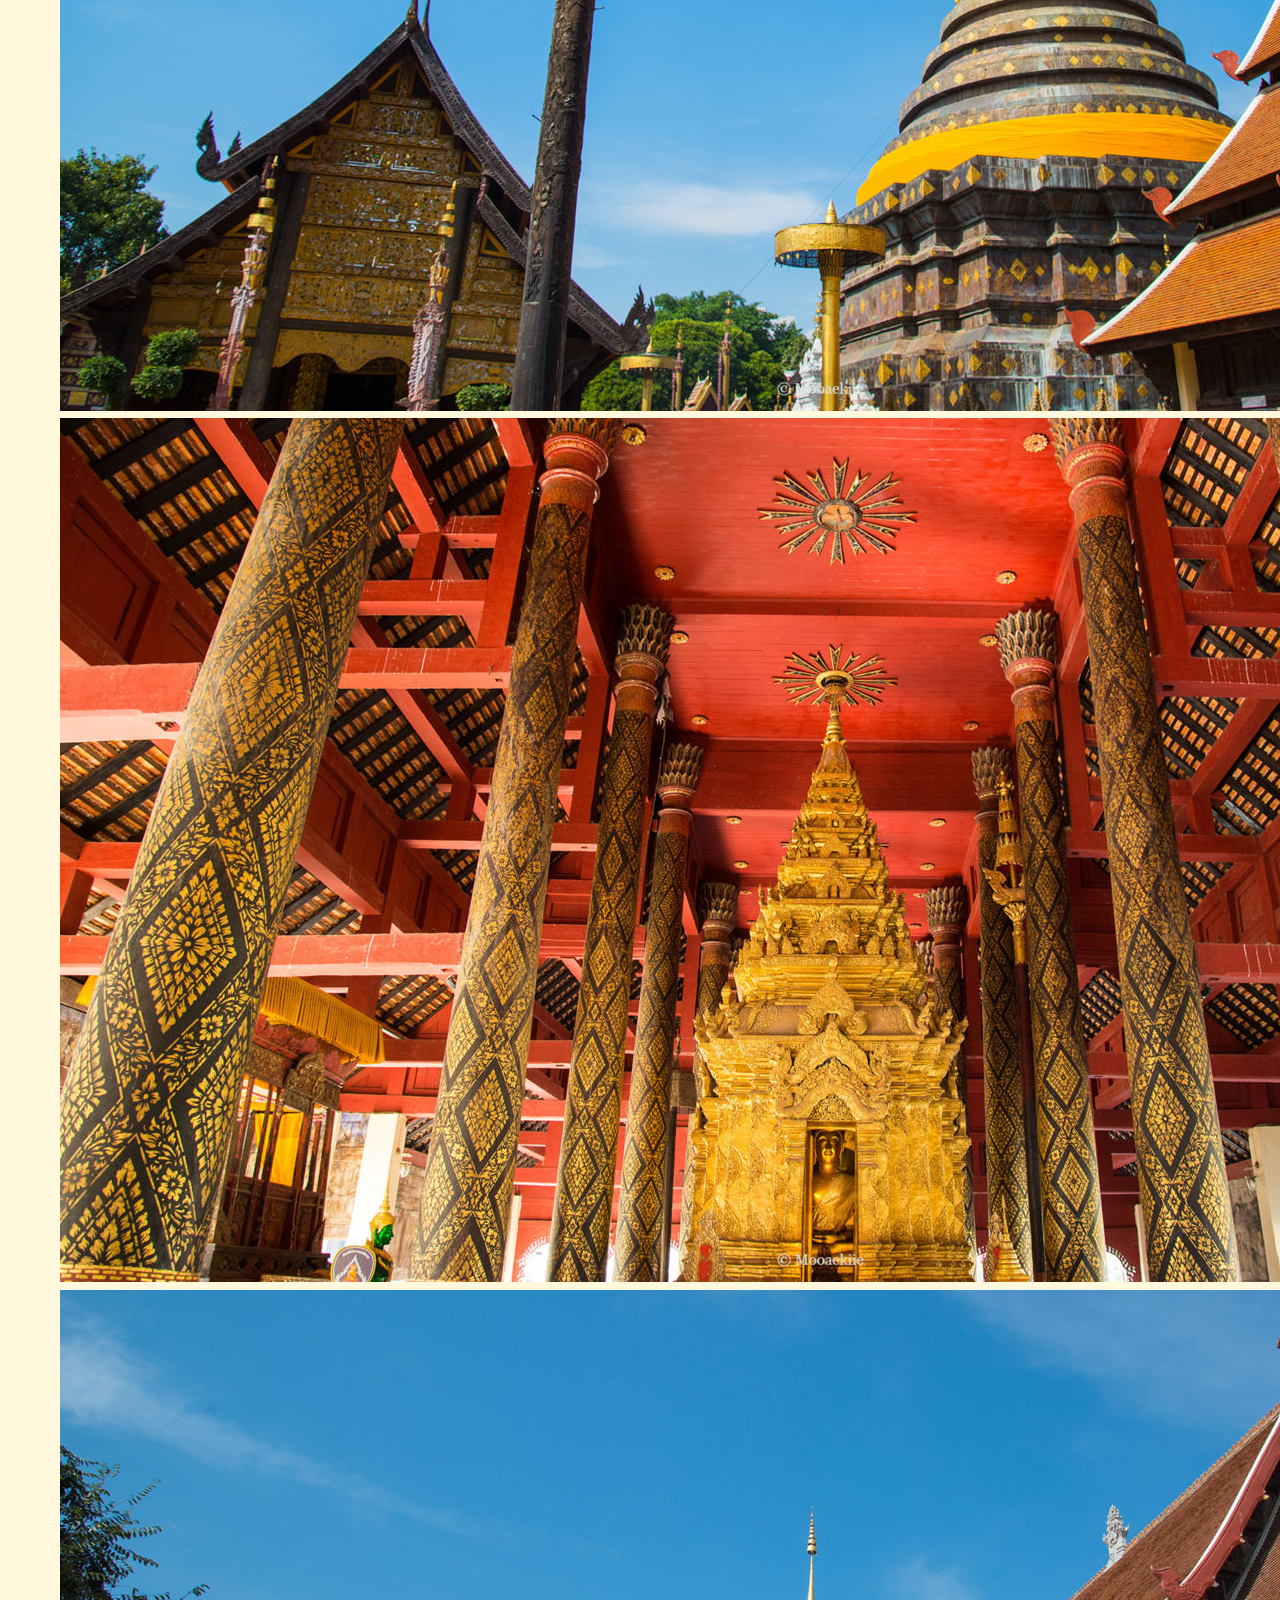
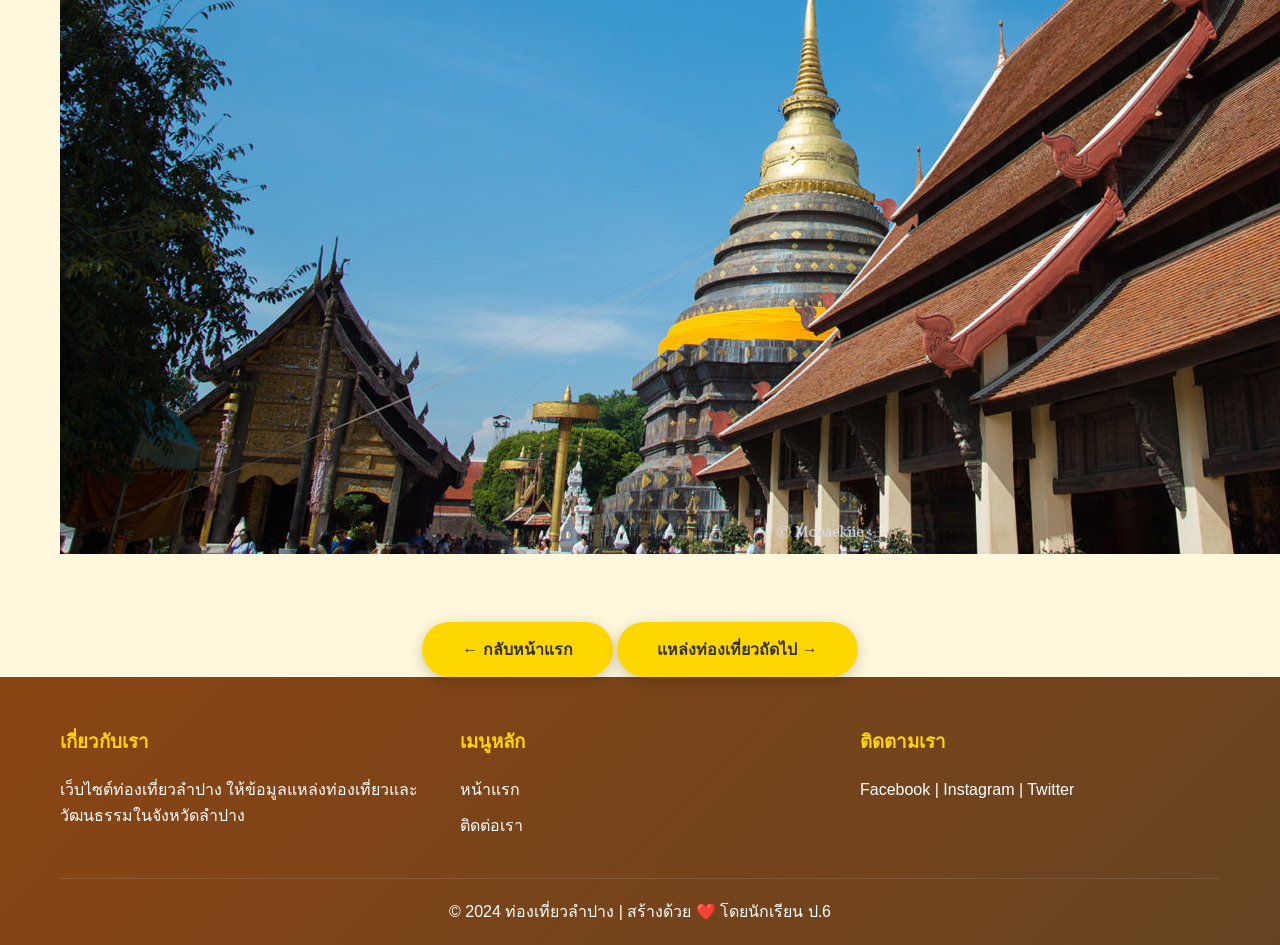
<file: wat-phra-that.html>
<!DOCTYPE html>
<html lang="th">
<head>
    <meta charset="UTF-8">
    <meta name="viewport" content="width=device-width, initial-scale=1.0">
    <title>วัดพระธาตุลำปางหลวง - ท่องเที่ยวลำปาง</title>
    <link rel="stylesheet" href="styles.css">
</head>
<body>

<!-- Header และ Navigation -->
<header>
    <div class="container">
        <div class="logo">
            <h1>🐘 ลำปาง เมืองรถม้า</h1>
        </div>
        <nav>
            <ul>
                <li><a href="index.html">หน้าแรก</a></li>
                <li><a href="wat-phra-that.html" class="active">วัดพระธาตุลำปางหลวง</a></li>
                <li><a href="kad-kong-ta.html">ตลาดกาดกองต้า</a></li>
                <li><a href="elephant-center.html">ศูนย์อนุรักษ์ช้าง</a></li>
                <li><a href="contact.html">ติดต่อเรา</a></li>
            </ul>
        </nav>
    </div>
</header>

<!-- Hero Section -->
<section class="detail-hero" style="background-image: linear-gradient(rgba(244,164,96,0.8), rgba(210,105,30,0.8)), url('https://images.unsplash.com/photo-1551882547-ff40c63fe5fa?w=1600&h=400&fit=crop');">
    <h2>วัดพระธาตุลำปางหลวง</h2>
</section>

<!-- Content -->
<section class="detail-content">
<div class="container">

<div class="content-wrapper">
    <div class="content-text">
        <h2 style="color:#8B4513;">เกี่ยวกับวัดพระธาตุลำปางหลวง</h2>
        <p>
            วัดพระธาตุลำปางหลวง เป็นวัดที่มีความสำคัญทางประวัติศาสตร์และศิลปะล้านนา
            ตั้งอยู่ที่บ้านพระบาทวัดพระธาตุ ตำบลพระบาท อำเภอเกาะคา จังหวัดลำปาง
            ห่างจากตัวเมืองลำปางประมาณ 18 กิโลเมตร
        </p>
        <p>
            วัดแห่งนี้สร้างขึ้นในสมัยพระเจ้าอรรถศาสตร์แห่งหริภุญชัย
            ประมาณ พ.ศ. 1629–1630 มีอายุกว่า 1,300 ปี
            และเป็นวัดสำคัญของจังหวัดลำปาง
        </p>
    </div>

    <div class="content-image">
        <img src="images/Watphrathatlampangluang2.jpg" alt="วัดพระธาตุลำปางหลวง">
    </div>
</div>

<!-- Highlights -->
<div class="info-box">
    <h3>🌟 ไฮไลท์ที่ไม่ควรพลาด</h3>
    <ul>
        <li>พระธาตุเจดีย์ทรงล้านนา สูง 45 เมตร ประดับทองคำแท้</li>
        <li>วิหารหลวง สถาปัตยกรรมล้านนาโบราณ</li>
        <li>จิตรกรรมฝาผนังที่สวยงาม</li>
        <li>อาคารไม้สักทั้งหลัง อายุกว่า 500 ปี</li>
        <li>บรรยากาศเงียบสงบ เหมาะแก่การทำสมาธิ</li>
    </ul>
</div>

<!-- Visitor Info -->
<div class="content-wrapper" style="margin-top:60px;">
    <div class="content-image">
        <img src="images/Watphrathatlampangluang3.jpg" alt="พระธาตุเจดีย์">
    </div>
    <div class="content-text">
        <h3 style="color:#8B4513;">ข้อมูลสำหรับผู้เยี่ยมชม</h3>
        <p><strong>📍 ที่อยู่:</strong> ตำบลพระบาท อำเภอเกาะคา จังหวัดลำปาง</p>
        <p><strong>⏰ เวลาเปิด-ปิด:</strong> 06:00 – 18:00 น.</p>
        <p><strong>💰 ค่าเข้าชม:</strong> ฟรี (บริจาคตามศรัทธา)</p>
        <p><strong>🚗 การเดินทาง:</strong> จากตัวเมืองลำปางประมาณ 18 กิโลเมตร</p>
        <p><strong>👗 การแต่งกาย:</strong> แต่งกายสุภาพ เคารพสถานที่ศักดิ์สิทธิ์</p>
    </div>
</div>

<!-- Gallery -->
<div style="margin-top:60px;">
    <h2 class="section-title">แกลเลอรี่</h2>
    <div class="gallery">
        <img src="images/Watphrathatlampangluang.jpg" alt="วัดพระธาตุ 1">
        <img src="images/Watphrathatlampangluang2.jpg" alt="วัดพระธาตุ 2">
        <img src="images/Watphrathatlampangluang3.jpg" alt="วัดพระธาตุ 3">
    </div>
</div>

<!-- Buttons -->
<div style="margin-top:60px; text-align:center;">
    <a href="index.html" class="btn">← กลับหน้าแรก</a>
    <a href="kad-kong-ta.html" class="btn">แหล่งท่องเที่ยวถัดไป →</a>
</div>

</div>
</section>

<!-- Footer -->
<footer>
<div class="container">
    <div class="footer-content">
        <div class="footer-section">
            <h3>เกี่ยวกับเรา</h3>
            <p>เว็บไซต์ท่องเที่ยวลำปาง ให้ข้อมูลแหล่งท่องเที่ยวและวัฒนธรรมในจังหวัดลำปาง</p>
        </div>
        <div class="footer-section">
            <h3>เมนูหลัก</h3>
            <ul>
                <li><a href="index.html">หน้าแรก</a></li>
                <li><a href="contact.html">ติดต่อเรา</a></li>
            </ul>
        </div>
        <div class="footer-section">
            <h3>ติดตามเรา</h3>
            <p>Facebook | Instagram | Twitter</p>
        </div>
    </div>
    <div class="footer-bottom">
        <p>&copy; 2024 ท่องเที่ยวลำปาง | สร้างด้วย ❤️ โดยนักเรียน ป.6</p>
    </div>
</div>
</footer>

</body>
</html>
</file>
<file: styles.css>
/* ========== ตั้งค่าพื้นฐาน ========== */
* {
    margin: 0;
    padding: 0;
    box-sizing: border-box;
  }
  
  body {
    font-family: 'Segoe UI', Tahoma, Geneva, Verdana, sans-serif;
    line-height: 1.6;
    color: #333;
    background-color: #FFF8DC;
  }
  
  .container {
    max-width: 1200px;
    margin: 0 auto;
    padding: 0 20px;
  }
  
  /* ========== Header และ Navigation ========== */
  header {
    background: linear-gradient(135deg, #F4A460 0%, #D2691E 100%);
    box-shadow: 0 2px 10px rgba(0,0,0,0.1);
    position: sticky;
    top: 0;
    z-index: 1000;
  }
  
  header .container {
    display: flex;
    justify-content: space-between;
    align-items: center;
    padding: 15px 20px;
  }
  
  .logo h1 {
    color: white;
    font-size: 24px;
    font-weight: bold;
  }
  
  nav ul {
    display: flex;
    list-style: none;
    gap: 10px;
  }
  
  nav ul li a {
    color: white;
    text-decoration: none;
    padding: 10px 20px;
    border-radius: 5px;
    transition: all 0.3s ease;
    font-weight: 500;
  }
  
  nav ul li a:hover,
  nav ul li a.active {
    background-color: rgba(255,255,255,0.2);
    transform: translateY(-2px);
  }
  
  /* ========== Hero Section ========== */
  .hero {
    background: linear-gradient(rgba(244,164,96,0.8), rgba(210,105,30,0.8)),
                url('images/lampang2.jpg') center/cover;
    height: 500px;
    display: flex;
    align-items: center;
    justify-content: center;
    text-align: center;
    color: white;
  }
  
  .hero-content h2 {
    font-size: 48px;
    margin-bottom: 20px;
    text-shadow: 2px 2px 4px rgba(0,0,0,0.3);
  }
  
  .hero-content p {
    font-size: 24px;
    margin-bottom: 30px;
    text-shadow: 1px 1px 2px rgba(0,0,0,0.3);
  }
  
  .btn {
    display: inline-block;
    padding: 15px 40px;
    background-color: #FFD700;
    color: #333;
    text-decoration: none;
    border-radius: 50px;
    font-weight: bold;
    transition: all 0.3s ease;
    box-shadow: 0 4px 15px rgba(0,0,0,0.2);
  }
  
  .btn:hover {
    background-color: #FFA500;
    transform: translateY(-3px);
    box-shadow: 0 6px 20px rgba(0,0,0,0.3);
  }
  
  /* ========== Section Title ========== */
  .section-title {
    text-align: center;
    font-size: 36px;
    color: #8B4513;
    margin-bottom: 50px;
    position: relative;
    padding-bottom: 15px;
  }
  
  .section-title::after {
    content: '';
    position: absolute;
    bottom: 0;
    left: 50%;
    transform: translateX(-50%);
    width: 100px;
    height: 4px;
    background: linear-gradient(90deg, #F4A460, #FFD700);
    border-radius: 2px;
  }
  
  /* ========== About Section ========== */
  .about {
    padding: 80px 0;
    background-color: white;
  }
  
  .content-wrapper {
    display: flex;
    align-items: center;
    gap: 50px;
  }
  
  .content-text {
    flex: 1;
  }
  
  .content-text p {
    font-size: 18px;
    margin-bottom: 20px;
    text-align: justify;
    line-height: 1.8;
  }
  
  .content-image {
    flex: 1;
  }
  
  .content-image img {
    width: 100%;
    border-radius: 15px;
    box-shadow: 0 10px 30px rgba(0,0,0,0.2);
    transition: transform 0.3s ease;
  }
  
  .content-image img:hover {
    transform: scale(1.05);
  }
  
  /* ========== Attractions Section ========== */
  .attractions {
    padding: 80px 0;
  }
  
  .attraction-item {
    display: flex;
    align-items: center;
    gap: 50px;
    margin-bottom: 60px;
    background-color: white;
    padding: 40px;
    border-radius: 15px;
    box-shadow: 0 5px 20px rgba(0,0,0,0.1);
    transition: transform 0.3s ease;
  }
  
  .attraction-item:hover {
    transform: translateY(-5px);
    box-shadow: 0 10px 30px rgba(0,0,0,0.15);
  }
  
  .attraction-item.reverse {
    flex-direction: row-reverse;
  }
  
  .attraction-image,
  .attraction-content {
    flex: 1;
  }
  
  .attraction-image img {
    width: 100%;
    border-radius: 10px;
    box-shadow: 0 5px 15px rgba(0,0,0,0.1);
  }
  
  .attraction-content h3 {
    font-size: 28px;
    color: #8B4513;
    margin-bottom: 20px;
  }
  
  .attraction-content p {
    font-size: 16px;
    line-height: 1.8;
    margin-bottom: 20px;
    text-align: justify;
  }
  
  /* ========== Contact Section ========== */
  .contact-section {
    padding: 80px 0;
  }
  
  .contact-container {
    display: flex;
    gap: 50px;
  }
  
  .contact-info,
  .contact-form {
    flex: 1;
    background-color: white;
    padding: 40px;
    border-radius: 15px;
    box-shadow: 0 5px 20px rgba(0,0,0,0.1);
  }
  
  .form-group {
    margin-bottom: 25px;
  }
  
  .form-group label {
    display: block;
    margin-bottom: 8px;
    color: #8B4513;
    font-weight: bold;
  }
  
  .form-group input,
  .form-group textarea {
    width: 100%;
    padding: 12px;
    border: 2px solid #e0e0e0;
    border-radius: 5px;
    font-size: 16px;
    transition: border-color 0.3s ease;
  }
  
  .form-group input:focus,
  .form-group textarea:focus {
    outline: none;
    border-color: #F4A460;
  }
  
  .form-group textarea {
    resize: vertical;
    min-height: 150px;
  }
  
  .submit-btn {
    width: 100%;
    padding: 15px;
    background: linear-gradient(135deg, #F4A460 0%, #D2691E 100%);
    color: white;
    border: none;
    border-radius: 5px;
    font-size: 18px;
    font-weight: bold;
    cursor: pointer;
    transition: all 0.3s ease;
  }
  
  .submit-btn:hover {
    transform: translateY(-2px);
    box-shadow: 0 5px 15px rgba(0,0,0,0.2);
  }
  
  /* ========== Footer ========== */
  footer {
    background: linear-gradient(135deg, #8B4513 0%, #654321 100%);
    color: white;
    padding: 50px 0 20px;
  }
  
  .footer-content {
    display: grid;
    grid-template-columns: repeat(auto-fit, minmax(250px, 1fr));
    gap: 40px;
    margin-bottom: 30px;
  }
  
  .footer-section h3 {
    margin-bottom: 20px;
    color: #FFD700;
  }
  
  .footer-section ul {
    list-style: none;
  }
  
  .footer-section ul li {
    margin-bottom: 10px;
  }
  
  .footer-section ul li a {
    color: white;
    text-decoration: none;
    transition: color 0.3s ease;
  }
  
  .footer-section ul li a:hover {
    color: #FFD700;
  }
  
  .footer-bottom {
    text-align: center;
    padding-top: 20px;
    border-top: 1px solid rgba(255,255,255,0.1);
  }
  
  /* ========== Responsive Design ========== */
  @media (max-width: 768px) {
  
    header .container {
      flex-direction: column;
      gap: 15px;
    }
  
    nav ul {
      flex-wrap: wrap;
      justify-content: center;
    }
  
    .hero-content h2 {
      font-size: 32px;
    }
  
    .hero-content p {
      font-size: 18px;
    }
  
    .content-wrapper,
    .attraction-item,
    .contact-container {
      flex-direction: column;
    }
  
    .section-title {
      font-size: 28px;
    }
  }
</file>
